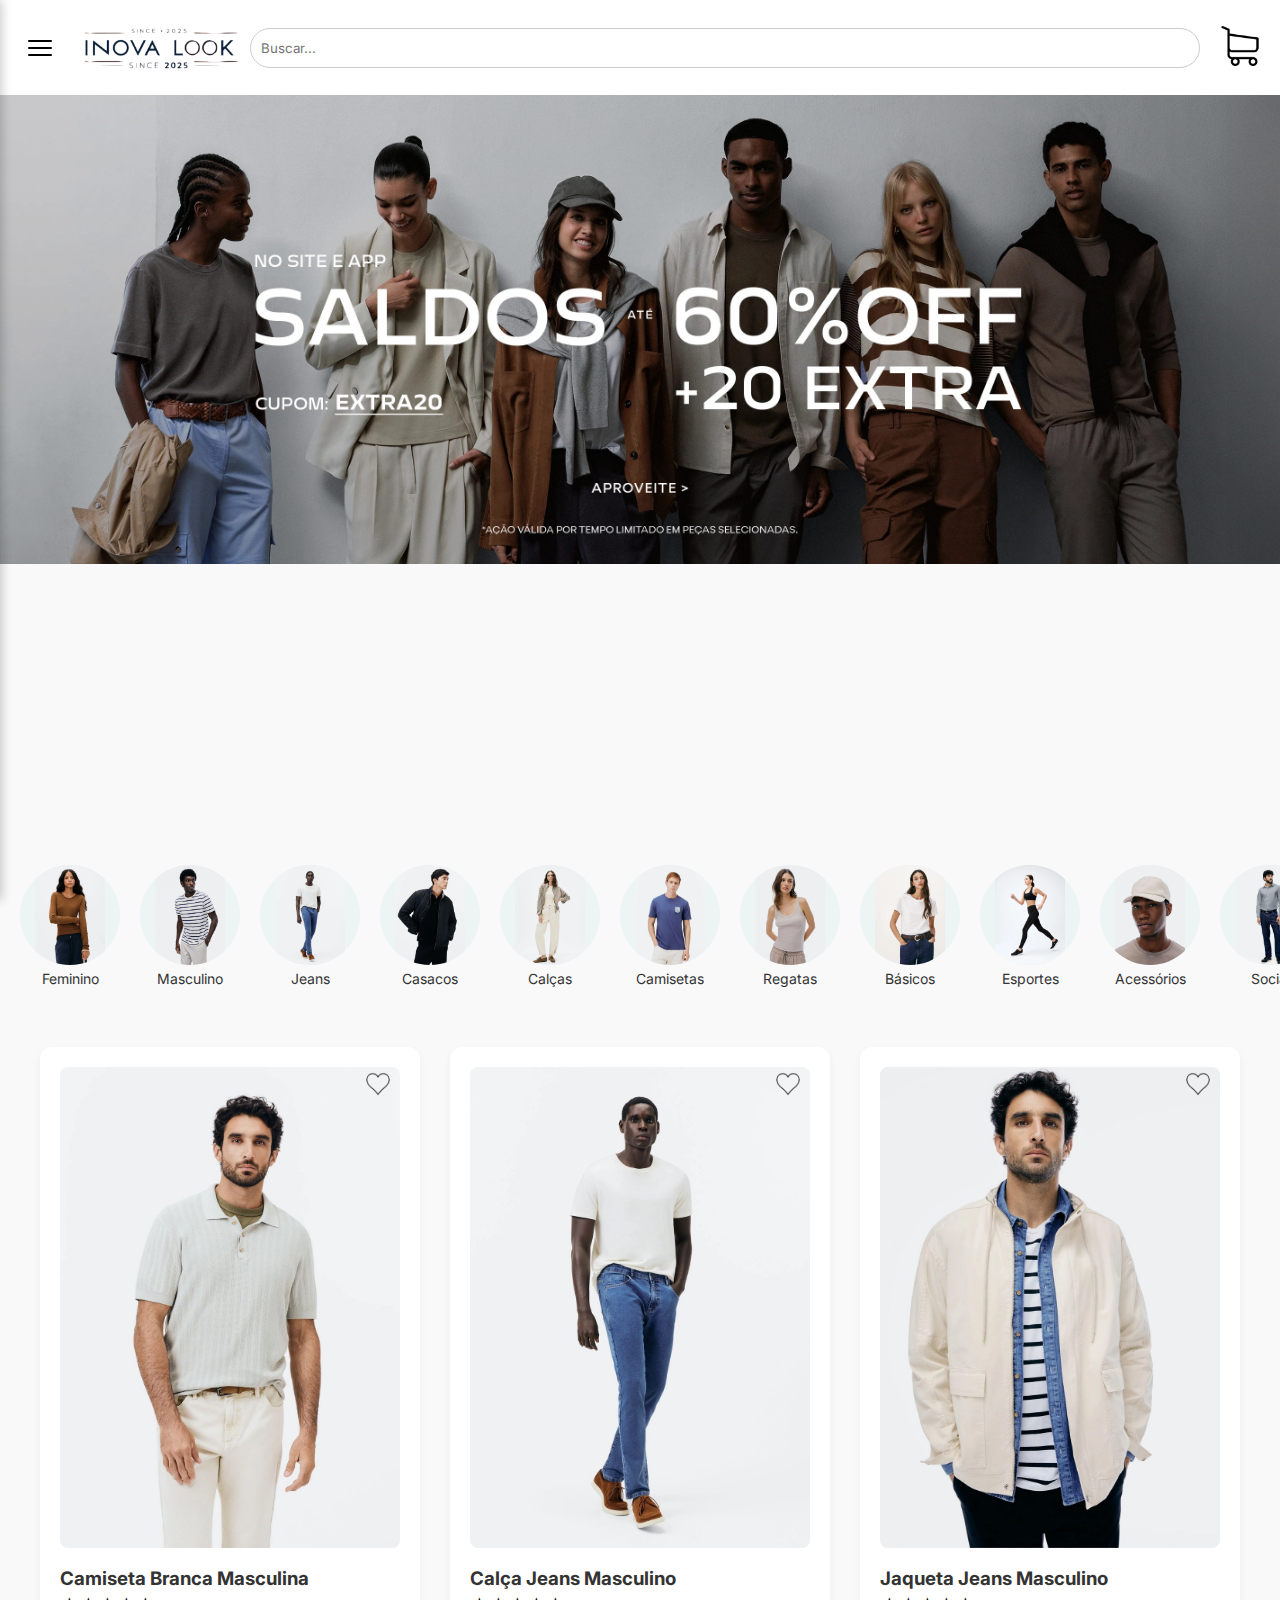
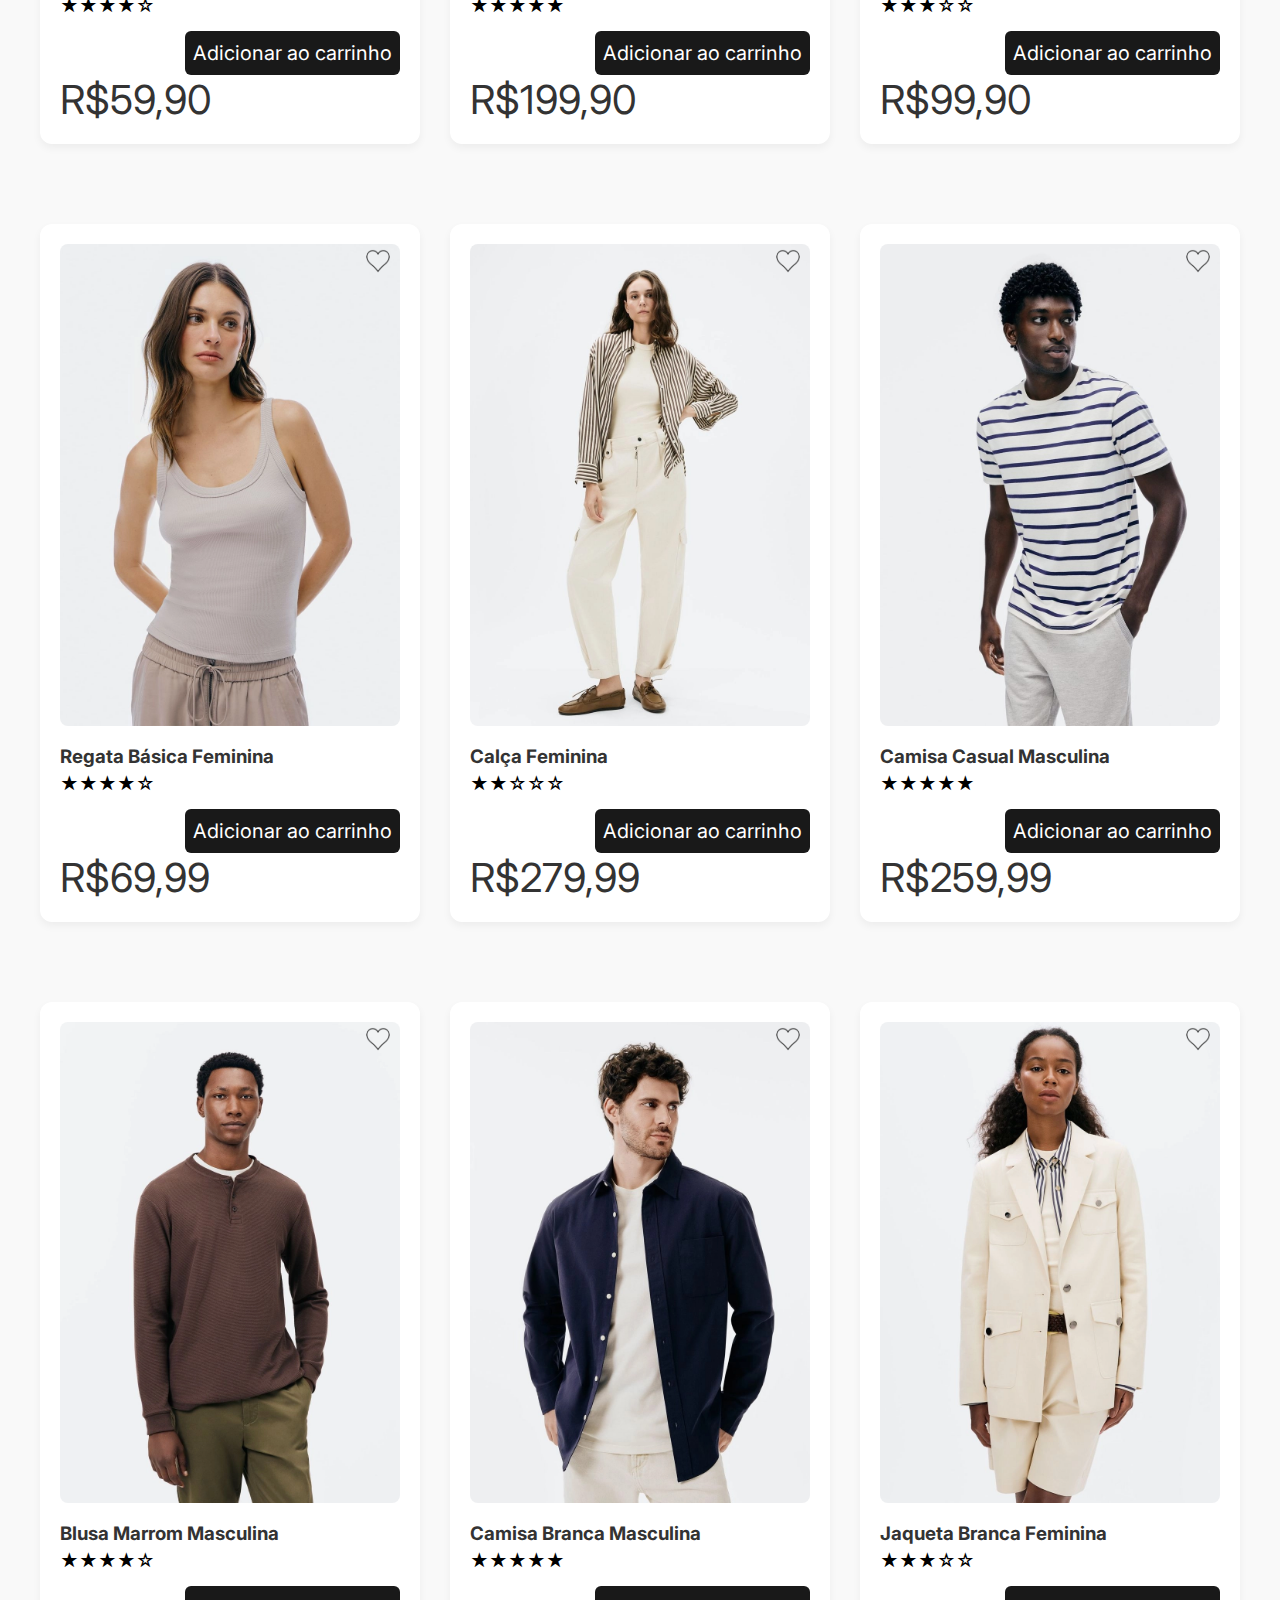
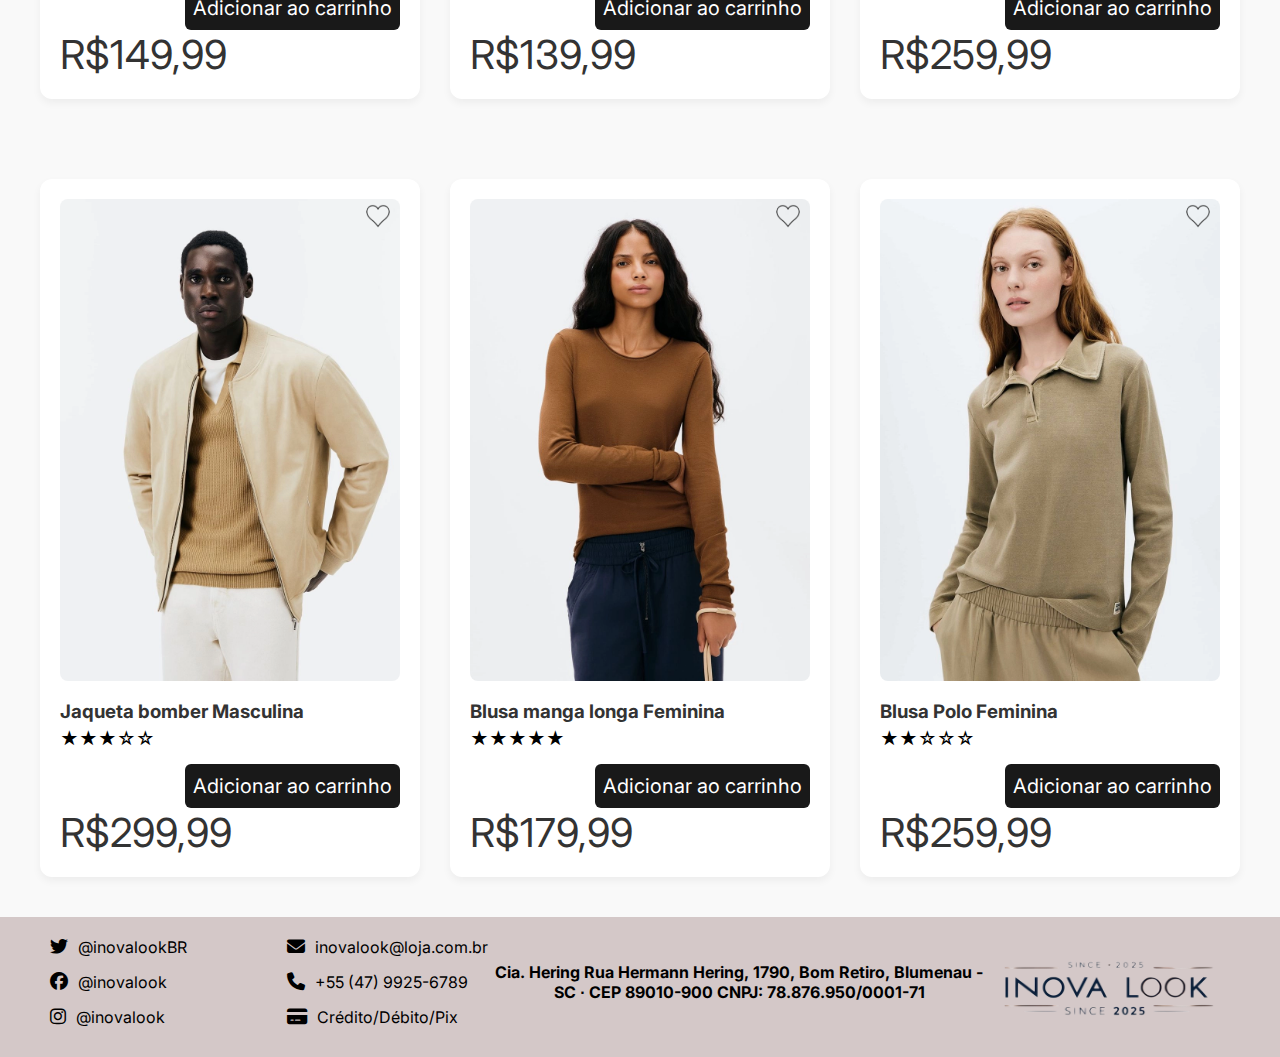
<file: index.html>
<!DOCTYPE html>
<html lang="pt-BR">
<head>
  <meta charset="UTF-8" />
  <meta name="viewport" content="width=device-width, initial-scale=1.0" />
  <title>Inova Look</title>
  <link href="https://fonts.googleapis.com/css2?family=Inter:wght@400;600&display=swap" rel="stylesheet">
  <link rel="stylesheet" href="style.css" />
  <link rel="stylesheet" href="https://cdnjs.cloudflare.com/ajax/libs/font-awesome/6.5.0/css/all.min.css">
</head>
<body>
  <header>
    <div class="main-header-content">
      <div class="header-left">
        <button id="menu-open-btn" class="menu-btn" aria-label="Abrir menu">
          <span></span>
          <span></span>
          <span></span>
        </button>
        <img src= "Carrinho/img(Fotos)/imgLogo.png" alt="Logo" class="header-logo" />
      </div>

      <nav class="navbar">
        <input type="text" placeholder="Buscar..." class="search-box">
        
      <button id="carrinho-btn" class="carrinho-btn">
  <img src= "Carrinho/img(Fotos)/imgCarrinho.png" alt="Carrinho" style="width:40px; height:40px;">
</button>


      </nav>
    </div>
  </header>

  <section class="banner">
    <img src= "Carrinho/img(Fotos)/imgPromoção.webp" alt="Promo" />
  </section>

  <div class="carrossel-container">
    <div class="carrossel" id="carrossel">
      <button class="item" onclick="filtrarCategoria('Feminino')">
        <img src="Carrinho/img(Fotos)/imgBlusaMangaF.webp" class="item-carrossel" alt="Esportes">
        <p class="legenda">Feminino</p>
      </button>
      <button class="item" onclick="filtrarCategoria('Masculino')">
        <img src="Carrinho/img(Fotos)/imgCamisaM.webp" class="item-carrossel" alt="Frio">
        <p class="legenda">Masculino</p>
      </button>
      <button class="item" onclick="filtrarCategoria('Jeans')">
        <img src="Carrinho/img(Fotos)/imgJeans.webp" class="item-carrossel" alt="Feminino">
        <p class="legenda">Jeans</p>
      </button>
      <button class="item" onclick="filtrarCategoria('Casacos')">
        <img src="Carrinho/img(Fotos)/imgCasacoM.webp" class="item-carrossel" alt="Masculino">
        <p class="legenda">Casacos</p>
      </button>
      <button class="item" onclick="filtrarCategoria('Calças')">
        <img src="Carrinho/img(Fotos)/imgCalçaF.webp" class="item-carrossel" alt="Moda">
        <p class="legenda">Calças</p>
      </button>
      <button class="item" onclick="filtrarCategoria('Camisetas')">
        <img src="Carrinho/img(Fotos)/imgCasualM.webp" class="item-carrossel" alt="Casual">
        <p class="legenda">Camisetas</p>
      </button>
      <button class="item" onclick="filtrarCategoria('Regatas')">
        <img src="Carrinho/img(Fotos)/imgRegataF.webp" class="item-carrossel" alt="Esportes">
        <p class="legenda">Regatas</p>
      </button>
      <button class="item" onclick="filtrarCategoria('Básicos')">
        <img src="Carrinho/img(Fotos)/imgBásicoF.webp" class="item-carrossel" alt="Frio">
        <p class="legenda">Básicos</p>
      </button>
      <button class="item" onclick="filtrarCategoria('Esportes')">
        <img src="Carrinho/img(Fotos)/imgEsporteF.webp" class="item-carrossel" alt="Feminino">
        <p class="legenda">Esportes</p>
      </button>
      <button class="item" onclick="filtrarCategoria('Acessórios')">
        <img src="Carrinho/img(Fotos)/imgBonéM.webp" class="item-carrossel" alt="Masculino">
        <p class="legenda">Acessórios</p>
      </button>
      <button class="item" onclick="filtrarCategoria('Social')">
        <img src="Carrinho/img(Fotos)/imgSocialM.webp" class="item-carrossel" alt="Moda">
        <p class="legenda">Social</p>
      </button>
      <button class="item" onclick="filtrarCategoria('Moda')">
        <img src="Carrinho/img(Fotos)/imgModaF.webp" class="item-carrossel" alt="Moda">
        <p class="legenda">Moda</p>
      </button>
    </div>
  </div>


  <section class="produtos" id="masculino">
    <div class="card">
      <button class="favorito-btn" aria-label="Adicionar aos favoritos" data-favorito="false">
        <img src="Carrinho/img(Fotos)/heart-white.png" alt="Favoritar" style="width: 24px; height: 24px;" />
      </button>
      <img src="Carrinho/img(Fotos)/imgPolo.webp" alt="Camiseta Preta">
      <h3 class="CamisaPreta">Camiseta Branca Masculina</h3>
      <div class="avaliacao"> ★★★★☆ </div>
      <button class="botao1" onclick="adicionarAoCarrinho('Camiseta Preta Masculina')">Adicionar ao carrinho</button>
      <div class="preco">R$59,90 </div>
    </div>
    <div class="card">
      <button class="favorito-btn" aria-label="Adicionar aos favoritos" data-favorito="false">
        <img src="Carrinho/img(Fotos)/heart-white.png" alt="Favoritar" style="width: 24px; height: 24px;" />
      </button>
      <img src="Carrinho/img(Fotos)/imgJeans.webp" alt="Calça Jeans">
      <h3 class="CamisaPreta">Calça Jeans Masculino</h3>
      <div class="avaliacao"> ★★★★★ </div>
      <button class="botao1" onclick="adicionarAoCarrinho('Calça Jeans')">Adicionar ao carrinho</button>
      <div class="preco">R$199,90 </div>
    </div>
    <div class="card">
      <button class="favorito-btn" aria-label="Adicionar aos favoritos" data-favorito="false">
        <img src="Carrinho/img(Fotos)/heart-white.png" alt="Favoritar" style="width: 24px; height: 24px;" />
      </button>
      <img src="Carrinho/img(Fotos)/imgJaqueta.webp" alt="Jaqueta Jeans">
      <h3 class="CamisaPreta">Jaqueta Jeans Masculino</h3>
      <div class="avaliacao"> ★★★☆☆ </div>
      <button class="botao1" onclick="adicionarAoCarrinho('Jaqueta Jeans')">Adicionar ao carrinho</button>
      <div class="preco">R$99,90 </div>
    </div>
  </section>

  <section class="produtos" id="feminino">
    <div class="card">
      <button class="favorito-btn" aria-label="Adicionar aos favoritos" data-favorito="false">
        <img src="Carrinho/img(Fotos)/heart-white.png" alt="Favoritar" style="width: 24px; height: 24px;" />
      </button>
      <img src="Carrinho/img(Fotos)/imgRegataF.webp" alt="Regata Básica Feminina">
      <h3 class="CamisaPreta">Regata Básica Feminina</h3>
      <div class="avaliacao"> ★★★★☆ </div>
      <button class="botao1" onclick="adicionarAoCarrinho('Regata Básica Feminina')">Adicionar ao carrinho</button>
      <div class="preco">R$69,99 </div>
    </div>
    <div class="card">
      <button class="favorito-btn" aria-label="Adicionar aos favoritos" data-favorito="false">
        <img src="Carrinho/img(Fotos)/heart-white.png" alt="Favoritar" style="width: 24px; height: 24px;" />
      </button>
      <img src="Carrinho/img(Fotos)/imgCalçaF.webp" alt="Calça feminina">
      <h3 class="CamisaPreta">Calça Feminina</h3>
      <div class="avaliacao"> ★★☆☆☆ </div>
      <button class="botao1" onclick="adicionarAoCarrinho('Calça feminina')">Adicionar ao carrinho</button>
      <div class="preco">R$279,99 </div>
    </div>
    <div class="card">
      <button class="favorito-btn" aria-label="Adicionar aos favoritos" data-favorito="false">
        <img src="Carrinho/img(Fotos)/heart-white.png" alt="Favoritar" style="width: 24px; height: 24px;" />
      </button>
      <img src="Carrinho/img(Fotos)/imgCamisaM.webp" alt="Camisa Masculina">
      <h3 class="CamisaPreta">Camisa Casual Masculina</h3>
      <div class="avaliacao"> ★★★★★ </div>
      <button class="botao1" onclick="adicionarAoCarrinho('Camisa Masculina')">Adicionar ao carrinho</button>
      <div class="preco">R$259,99 </div>
    </div>
  </section>

  <section class="produtos" id="feminino">
    <div class="card">
      <button class="favorito-btn" aria-label="Adicionar aos favoritos" data-favorito="false">
        <img src="Carrinho/img(Fotos)/heart-white.png" alt="Favoritar" style="width: 24px; height: 24px;" />
      </button>
      <img src="Carrinho/img(Fotos)/imgCamisaMarrom.webp" alt="Camisa Marrom Masculina">
      <h3 class="CamisaPreta">Blusa Marrom Masculina</h3>
      <div class="avaliacao"> ★★★★☆ </div>
      <button class="botao1" onclick="adicionarAoCarrinho('Camisa Marrom Masculina')">Adicionar ao carrinho</button>
      <div class="preco">R$149,99 </div>
    </div>
    <div class="card">
      <button class="favorito-btn" aria-label="Adicionar aos favoritos" data-favorito="false">
        <img src="Carrinho/img(Fotos)/heart-white.png" alt="Favoritar" style="width: 24px; height: 24px;" />
      </button>
      <img src="Carrinho/img(Fotos)/imgCamisaBranca.webp" alt="Camisa Branca Masculina">
      <h3 class="CamisaPreta">Camisa Branca Masculina</h3>
      <div class="avaliacao"> ★★★★★ </div>
      <button class="botao1" onclick="adicionarAoCarrinho('Camisa Branca Masculina')">Adicionar ao carrinho</button>
      <div class="preco">R$139,99 </div>
    </div>
    <div class="card">
      <button class="favorito-btn" aria-label="Adicionar aos favoritos" data-favorito="false">
        <img src="Carrinho/img(Fotos)/heart-white.png" alt="Favoritar" style="width: 24px; height: 24px;" />
      </button>
      <img src="Carrinho/img(Fotos)/imgJquetaBranca.webp" alt="Jaqueta Branca">
      <h3 class="CamisaPreta">Jaqueta Branca Feminina</h3>
      <div class="avaliacao"> ★★★☆☆ </div>
      <button class="botao1" onclick="adicionarAoCarrinho('Camisa Masculina')">Adicionar ao carrinho</button>
      <div class="preco">R$259,99 </div>
    </div>
  </section>

  <section class="produtos" id="feminino">
    <div class="card">
      <button class="favorito-btn" aria-label="Adicionar aos favoritos" data-favorito="false">
        <img src="Carrinho/img(Fotos)/heart-white.png" alt="Favoritar" style="width: 24px; height: 24px;" />
      </button>
      <img src="Carrinho/img(Fotos)/imgJaquetaMasculina.webp" alt="Camisa Marrom Masculina">
      <h3 class="CamisaPreta">Jaqueta bomber Masculina</h3>
      <div class="avaliacao"> ★★★☆☆ </div>
      <button class="botao1" onclick="adicionarAoCarrinho('Camisa Marrom Masculina')">Adicionar ao carrinho</button>
      <div class="preco">R$299,99 </div>
    </div>
    <div class="card">
      <button class="favorito-btn" aria-label="Adicionar aos favoritos" data-favorito="false">
        <img src="Carrinho/img(Fotos)/heart-white.png" alt="Favoritar" style="width: 24px; height: 24px;" />
      </button>
      <img src="Carrinho/img(Fotos)/imgBlusaMangaF.webp" alt="Camisa Branca Masculina">
      <h3 class="CamisaPreta">Blusa manga longa Feminina</h3>
      <div class="avaliacao"> ★★★★★ </div>
      <button class="botao1" onclick="adicionarAoCarrinho('Camisa Branca Masculina')">Adicionar ao carrinho</button>
      <div class="preco">R$179,99 </div>
    </div>
    <div class="card">
      <button class="favorito-btn" aria-label="Adicionar aos favoritos" data-favorito="false">
        <img src="Carrinho/img(Fotos)/heart-white.png" alt="Favoritar" style="width: 24px; height: 24px;" />
      </button>
      <img src="Carrinho/img(Fotos)/imgBlusaPoloF.webp" alt="Jaqueta Branca">
      <h3 class="CamisaPreta">Blusa Polo Feminina</h3>
      <div class="avaliacao"> ★★☆☆☆ </div>
      <button class="botao1" onclick="adicionarAoCarrinho('Camisa Masculina')">Adicionar ao carrinho</button>
      <div class="preco">R$259,99 </div>
    </div>
  </section>

  <footer class="footer-container">
    <div class="footer-left">
      <div class="contact-columns">
        <div class="contact-column">
          <div class="contact-item"><i class="fab fa-twitter"></i> @inovalookBR</div>
          <div class="contact-item"><i class="fab fa-facebook"></i> @inovalook</div>
          <div class="contact-item"><i class="fab fa-instagram"></i> @inovalook</div>
        </div>
        <div class="contact-column">
          <div class="contact-item"><i class="fas fa-envelope"></i> inovalook@loja.com.br</div>
          <div class="contact-item"><i class="fas fa-phone"></i> +55 (47) 9925-6789</div>
          <div class="contact-item"><i class="fas fa-credit-card"></i> Crédito/Débito/Pix</div>
        </div>
      </div>
    </div>
  
    <div class="final">
      <h4>Cia. Hering Rua Hermann Hering, 1790, Bom Retiro, Blumenau - SC ∙ CEP 89010-900 CNPJ: 78.876.950/0001-71</h4>
    </div>
    <div class="footer-right">
    <img src="Carrinho/img(Fotos)/imgLogo.png" alt="Logo Inova Look" class="footer-image">
  </div>
</footer>


  <div id="cart-sidebar" aria-hidden="true">
    <button id="menu-close-btn" class="menu-btn" aria-label="Fechar menu">
      <span></span>
      <span></span>
      <span></span>
    </button>
    <nav>
      <ul>
        <li><strong>Homens</strong></li>
        <li><strong>Mulheres</strong></li>
        <li><strong>Infantil</strong></li>
        <li>Esportes</li>
        <li>Casual</li>
        <li>Acessórios</li>
        <li>Jaquetas</li>
        <li>Verão</li>
        <li>Regata</li>
        <li>Camisetas</li>
        <li>Moda</li>
      </ul>
    </nav>
  </div>
  <div id="overlay"></div>

  <script src="script.js"></script>
  
</body>
</html>
</file>
<file: style.css>
* {
  margin: 0;
  padding: 0;
  box-sizing: border-box;
  font-family: 'Inter', sans-serif;
}

body {
  background-color: #f9f9f9;
  color: #333;
}

header {
  background-color: #ffffff;
  box-shadow: 0 2px 4px rgba(0, 0, 0, 0.05);
  padding: 0;
}

.main-header-content {
  display: flex;
  justify-content: space-between;
  align-items: center; 
  padding: 10px 20px; 
  width: 100%; 
}

.header-left {
  display: flex; 
  align-items: center; 
  gap: 15px; 
}

.header-logo {
  width: 175px; 
  height: 75px; 
  margin: 0; 
}


header h1 {
  color: #222;
}

nav a {
  margin-left: 10px;
  text-decoration: none;
  color: #555;
  font-weight: 600;
}

nav a:hover {
  color: #000;
}

body, html {
  height: 100%;
  width: 100%;
}

.banner {
  position: relative;
  width: 100%;
  height: 100vh;
  background-image: url('https://via.placeholder.com/1920x1080'); 
  background-size: cover;
  background-position: center;
  background-repeat: no-repeat;
}

.banner img {
  width: 100%;
  height: auto;
  object-fit: cover; 
}

.produtos {
  display: grid;
  grid-template-columns: repeat(auto-fit, minmax(250px, 1fr));
  gap: 30px;
  padding: 40px;
}

.card {
  background: #fff;
  border-radius: 12px;
  padding: 20px;
  box-shadow: 0 4px 8px rgba(0, 0, 0, 0.05);
  text-align: center;
  transition: transform 0.3s;
  position: relative; 
}

.card:hover {
  transform: translateY(-5px);
}

.card img {
  width: 100%;
  border-radius: 8px;
}

.card h3 {
  margin-top: 15px;
  color: #333;
}

.card button {
  margin-top: 10px;
  padding: 10px 8px;
  background-color: #191919;
  color: #fff;
  border: none;
  border-radius: 6px;
  cursor: pointer;
}

.card button:hover {
  background-color: #000000;
}

.preco {
  font-size: 40px;
  text-align: left;
}

.botao1 {
  font-size: 20px;
  float: right; /
}

.CamisaPreta {
  text-align: left;
}

.navbar {
  display: flex;
  align-items: center; 
  gap: 20px; 
  flex-grow: 1;
  justify-content: flex-end;
  padding: 0; 
}

.search-box {
  padding: 10px 10px;
  width: 100%; 
  max-width: 1700px; 
  height: 40px;
  border-radius: 20px;
  border: 1px solid #ccc;
  text-align: left;
}

.favorito-btn {
  position: absolute;
  top: 15px;
  right: 30px;
  background: none !important; 
  border: none !important; 
  cursor: pointer;
  padding: 0 !important; 
  box-shadow: none !important; 
  z-index: 2; 
}

.favorito-btn img {
  width: 24px !important; 
  height: 24px !important; 
  background: transparent !important; 
  opacity: 1 !important; 
  filter: none !important; 
  box-shadow: none !important; 
  display: block;
}
.card .favorito-btn img {
    background-color: transparent !important;
    filter: none !important;
    opacity: 1 !important;
    box-shadow: none !important;
}
.carrinho-btn {
  background: none;
  border: none;
  padding: 0;
  cursor: pointer;
}

footer.footer-container {
  width: 100%;
  display: flex;
  justify-content: space-between;
  align-items: flex-start;
  padding: 20px 50px;
  background-color: #d4c8c8;
  font-family: Arial, sans-serif;
  box-sizing: border-box;
}

.footer-left {
  flex: 1;
}

.contact-columns {
  display: flex;
  gap: 100px;
}

.contact-column {
  display: flex;
  flex-direction: column;
  gap: 15px;
}

.contact-item {
  display: flex;
  align-items: center;
  gap: 10px;
  color: #000;
}

.contact-item i {
  font-size: 18px;
}


.footer-right {
  display: flex;
  align-items: center;
}


  .footer-image {
  height: 100px; 
  margin: 0; 
}

.final {
  display: flex;
  justify-content: center;
  align-items: center;
  height: 10vh;
  text-align: center;
  max-width: 650px;
  color: rgb(0, 0, 0);
}

.menu-btn {
  display: flex;
  flex-direction: column;
  justify-content: center;
  align-items: flex-start;
  gap: 5px;
  width: 40px;
  height: 40px;
  border: none;
  background: transparent;
  padding: 8px;
  cursor: pointer;
}

.menu-btn span {
  display: block;
  width: 100%;
  height: 2px;
  background-color: #000;
  transition: 0.3s ease;
}

#menu-open-btn {
  position: static;
  float: none;
  margin-left: 0;
  margin-top: 0;
  order: -1; 
  width: 40px;
  height: 40px;
  cursor: pointer;
  background: transparent;
  border: none;
  display: flex;
  flex-direction: column;
  gap: 5px;
}

#menu-open-btn span {
  display: block;
  width: 100%;
  height: 2px;
  background-color: #000;
  border-radius: 1px;
}

#cart-sidebar {
  position: fixed;
  top: 0;
  left: 0;
  width: 280px;
  height: 100%;
  background: #d4c8c8;
  box-shadow: 2px 0 10px rgba(0, 0, 0, 0.2);
  transform: translateX(-100%);
  transition: transform 0.3s ease;
  z-index: 2500;
  padding: 20px;
  overflow-y: auto;
}

#cart-sidebar.cart-open {
  transform: translateX(0);
}

#menu-close-btn {
  position: sticky;
  top: 30px;
  margin-left: auto;
  z-index: 10;
}

#cart-sidebar nav ul {
  margin-top: 80px;
  list-style: none;
  padding: 60px 0 0;
}

#cart-sidebar nav ul li {
  padding: 10px 0;
  font-weight: 500;
  cursor: pointer;
}

#overlay {
  position: fixed;
  top: 0;
  left: 0;
  width: 100vw;
  height: 100vh;
  background: rgba(0, 0, 0, 0.3);
  z-index: 2000;
  display: none;
}

#overlay.show {
  display: block;
}

.hidden {
  display: none;
}



.avaliacao {
  color: rgb(0, 0, 0);
  font-size: 18px;
  margin: 5px 0;
  text-align: left;
}

.carrossel-container {
  align-items: center;
  overflow: hidden;
  max-width: 100000px; 
  margin-top: -150px;
}

.carrossel {
  display: flex;
  overflow-x: auto;
  scroll-behavior: smooth;
  gap: 20px;
  padding: 20px;
}

.item {
  display: flex;
  flex-direction: column;
  align-items: center;
  border: none;
  background: none;
  cursor: pointer;
  padding: 0;
  flex-shrink: 0;
  width: 100px;
}

.item-carrossel {
  width: 100px;
  height: 100px;
  border-radius: 50%;
  object-fit: contain;
  transition: transform 0.3s;
  border: none;
  outline: none;
  background-color: #ecf4f4;
}

.item:hover .item-carrossel {
  transform: scale(1.05);
}

.legenda {
  margin-top: 5px;
  font-size: 14px;
  text-align: center;
  color: #333;
}
</file>
